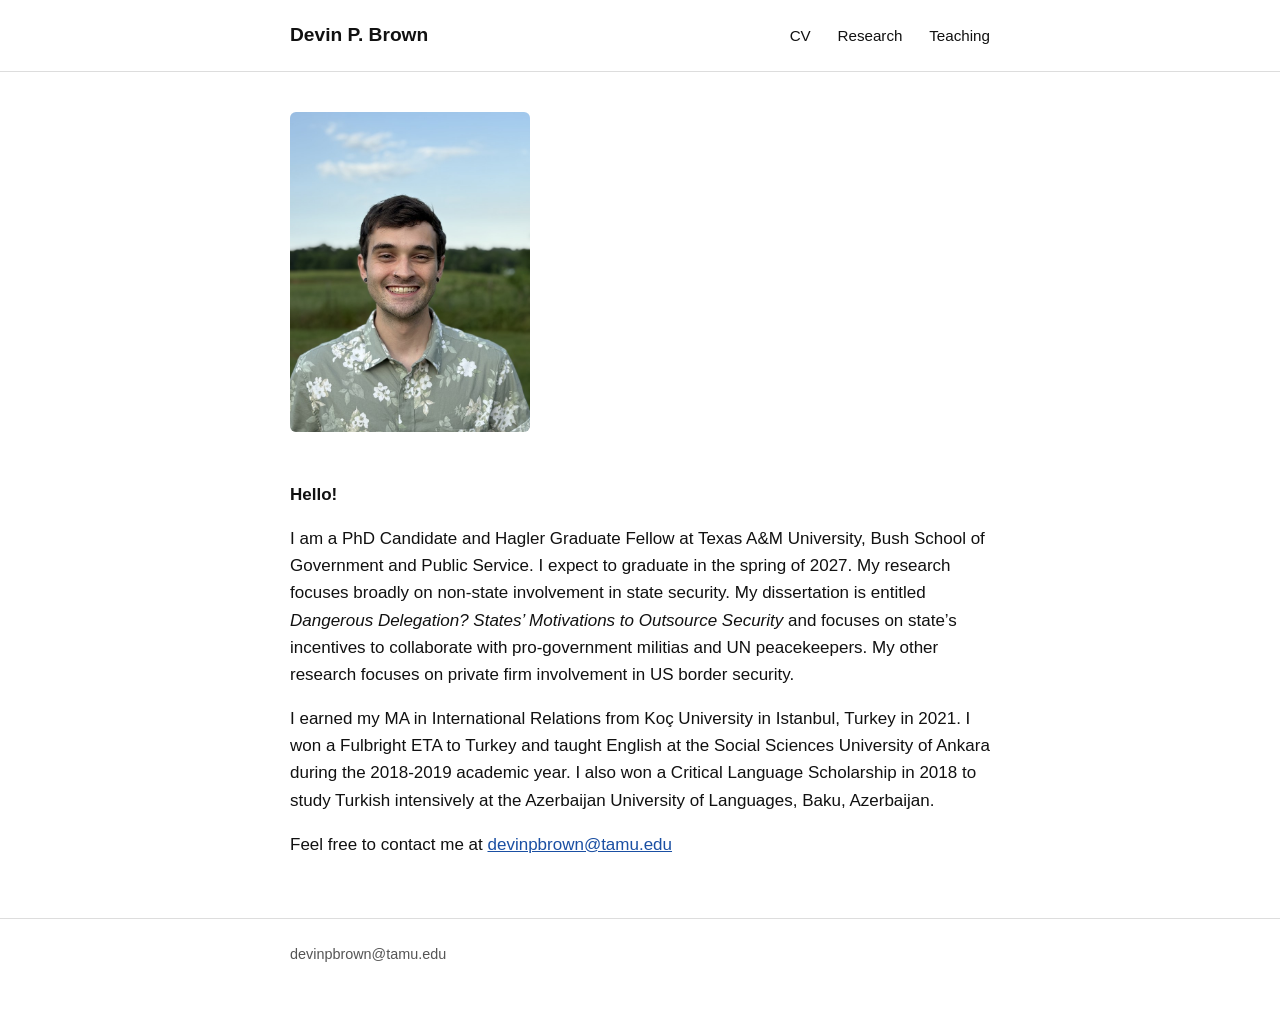
<file: index.html>
<!doctype html>
<html lang="en">
<head>
<meta charset="utf-8">
<meta name="viewport" content="width=device-width, initial-scale=1">
<title>Home | Devin P. Brown</title>

<!-- This line loads the shared stylesheet used by every page.
     To change fonts, colors, or spacing site-wide, edit
     assets/css/style.css instead of this file. -->
<link rel="stylesheet" href="assets/css/style.css">
</head>
<body>

<!-- =====================================================================
     TOP NAVIGATION — identical block copy-pasted at the top of every page.
     To add/remove/rename a page, edit this block on ALL FOUR html files
     (index.html, research.html, teaching.html, cv.html).
     ===================================================================== -->
<header class="site-header">
  <div class="container">
    <a class="site-name" href="index.html">Devin P. Brown</a>
    <nav class="site-nav">
      <a href="cv.html">CV</a>
      <a href="research.html">Research</a>
      <a href="teaching.html">Teaching</a>
    </nav>
  </div>
</header>

<div class="container">

  <!-- =====================================================================
       PHOTO — swap the file in assets/img/ (or change the filename below)
       to use a different headshot.
       ===================================================================== -->
  <img class="home-photo" src="assets/img/headshot.jpg" alt="Devin P. Brown">

  <!-- =====================================================================
       BIO TEXT — edit freely below. Each <p>...</p> is one paragraph.
       ===================================================================== -->
  <p><strong>Hello!</strong></p>

  <p>
    I am a PhD Candidate and Hagler Graduate Fellow at Texas A&amp;M University,
    Bush School of Government and Public Service. I expect to graduate in the
    spring of 2027. My research focuses broadly on non-state involvement in
    state security. My dissertation is entitled <em>Dangerous Delegation?
    States&rsquo; Motivations to Outsource Security</em> and focuses on
    state&rsquo;s incentives to collaborate with pro-government militias and UN
    peacekeepers. My other research focuses on private firm involvement in US
    border security.
  </p>

  <p>
    I earned my MA in International Relations from Ko&ccedil;  University in
    Istanbul, Turkey in 2021. I won a Fulbright ETA to Turkey and taught
    English at the Social Sciences University of Ankara during the 2018-2019
    academic year. I also won a Critical Language Scholarship in 2018 to study
    Turkish intensively at the Azerbaijan University of Languages, Baku,
    Azerbaijan.
  </p>

  <p>
    Feel free to contact me at
    <a href="mailto:devinpbrown@tamu.edu">devinpbrown@tamu.edu</a>
  </p>
  <!-- ===================================================================== -->

</div>

<!-- =====================================================================
     FOOTER — identical on every page. Edit the email/year here to change
     it site-wide.
     ===================================================================== -->
<footer>
  <div class="container">
    devinpbrown@tamu.edu
  </div>
</footer>

</body>
</html>
</file>
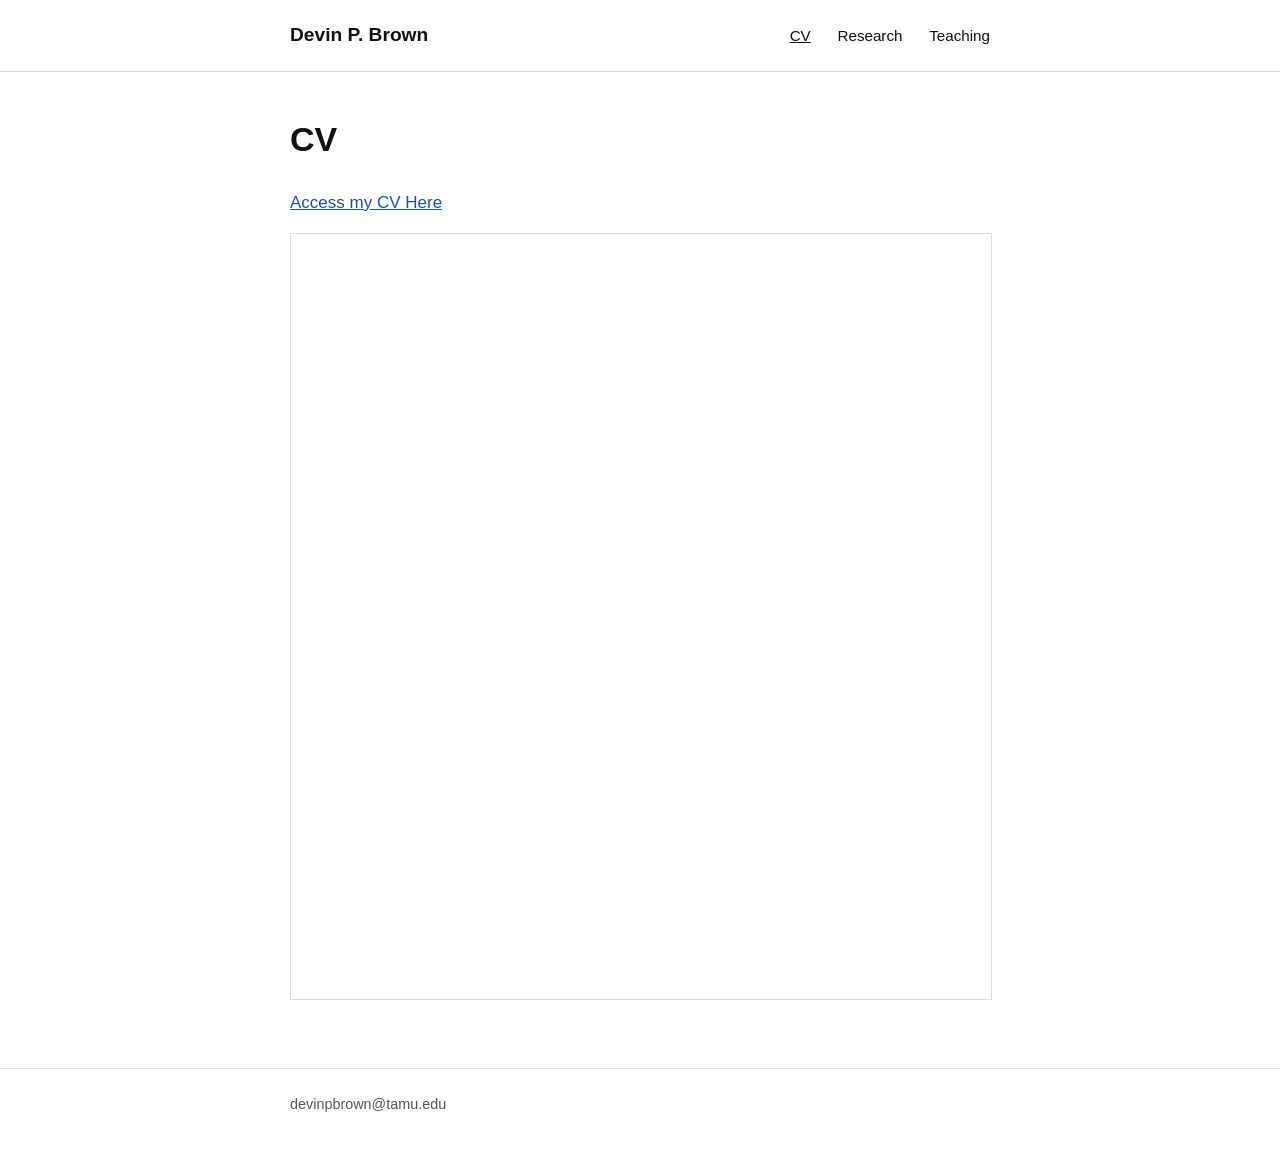
<file: cv.html>
<!doctype html>
<html lang="en">
<head>
<meta charset="utf-8">
<meta name="viewport" content="width=device-width, initial-scale=1">
<title>CV | Devin P. Brown</title>
<link rel="stylesheet" href="assets/css/style.css">
</head>
<body>

<!-- TOP NAVIGATION — see index.html for notes on editing this block. -->
<header class="site-header">
  <div class="container">
    <a class="site-name" href="index.html">Devin P. Brown</a>
    <nav class="site-nav">
      <a href="cv.html" class="current">CV</a>
      <a href="research.html">Research</a>
      <a href="teaching.html">Teaching</a>
    </nav>
  </div>
</header>

<div class="container">

  <h1>CV</h1>

  <!-- To update your CV: replace assets/pdf/DPB_CV.pdf with your new file
       (keep the same filename), or change the filename in both href=
       attributes below to point at a new file. -->
  <p><a href="assets/pdf/DPB_CV.pdf" target="_blank" rel="noopener">Access my CV Here</a></p>

  <!-- Optional: shows the PDF directly on the page instead of making
       visitors download it. Delete this <iframe> line if you'd rather
       keep the page to just the link above. -->
  <iframe class="pdf-embed" src="assets/pdf/DPB_CV.pdf" title="Devin P. Brown CV"></iframe>

</div>

<footer>
  <div class="container">
    devinpbrown@tamu.edu
  </div>
</footer>

</body>
</html>
</file>
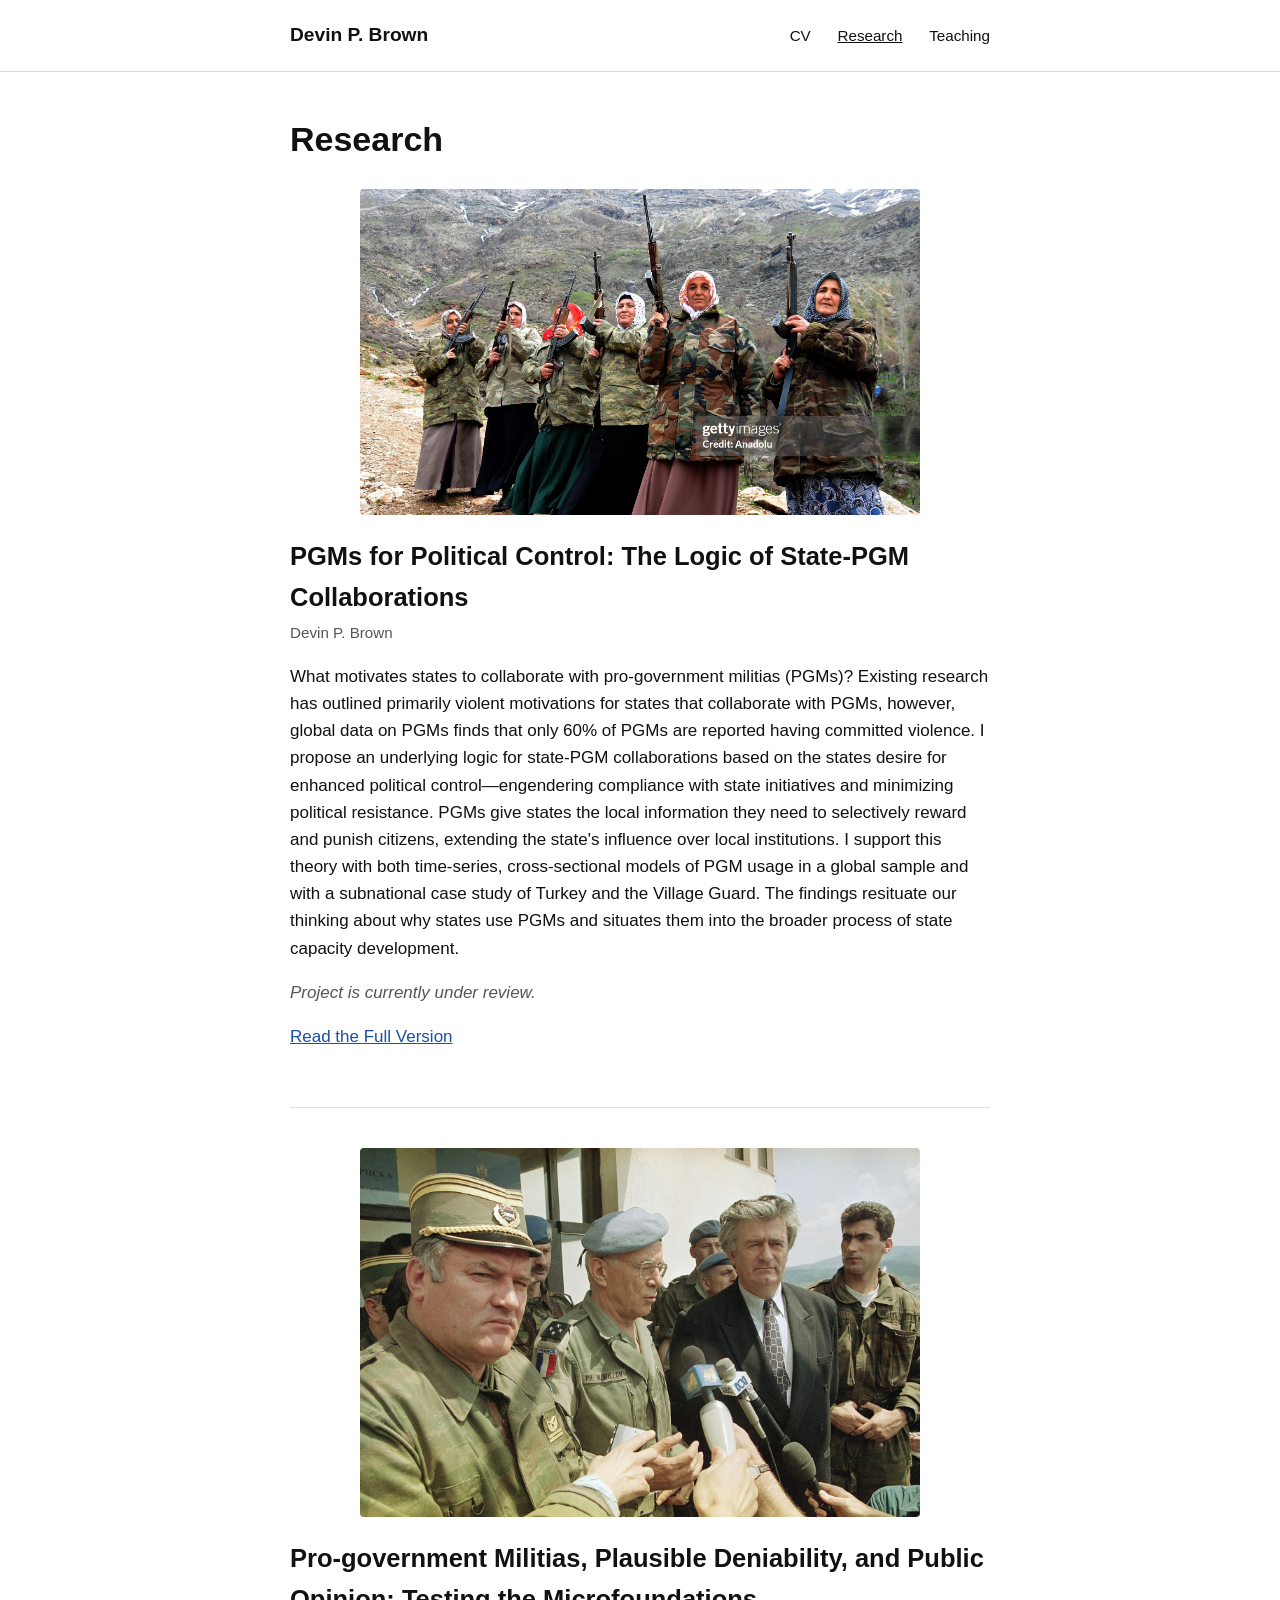
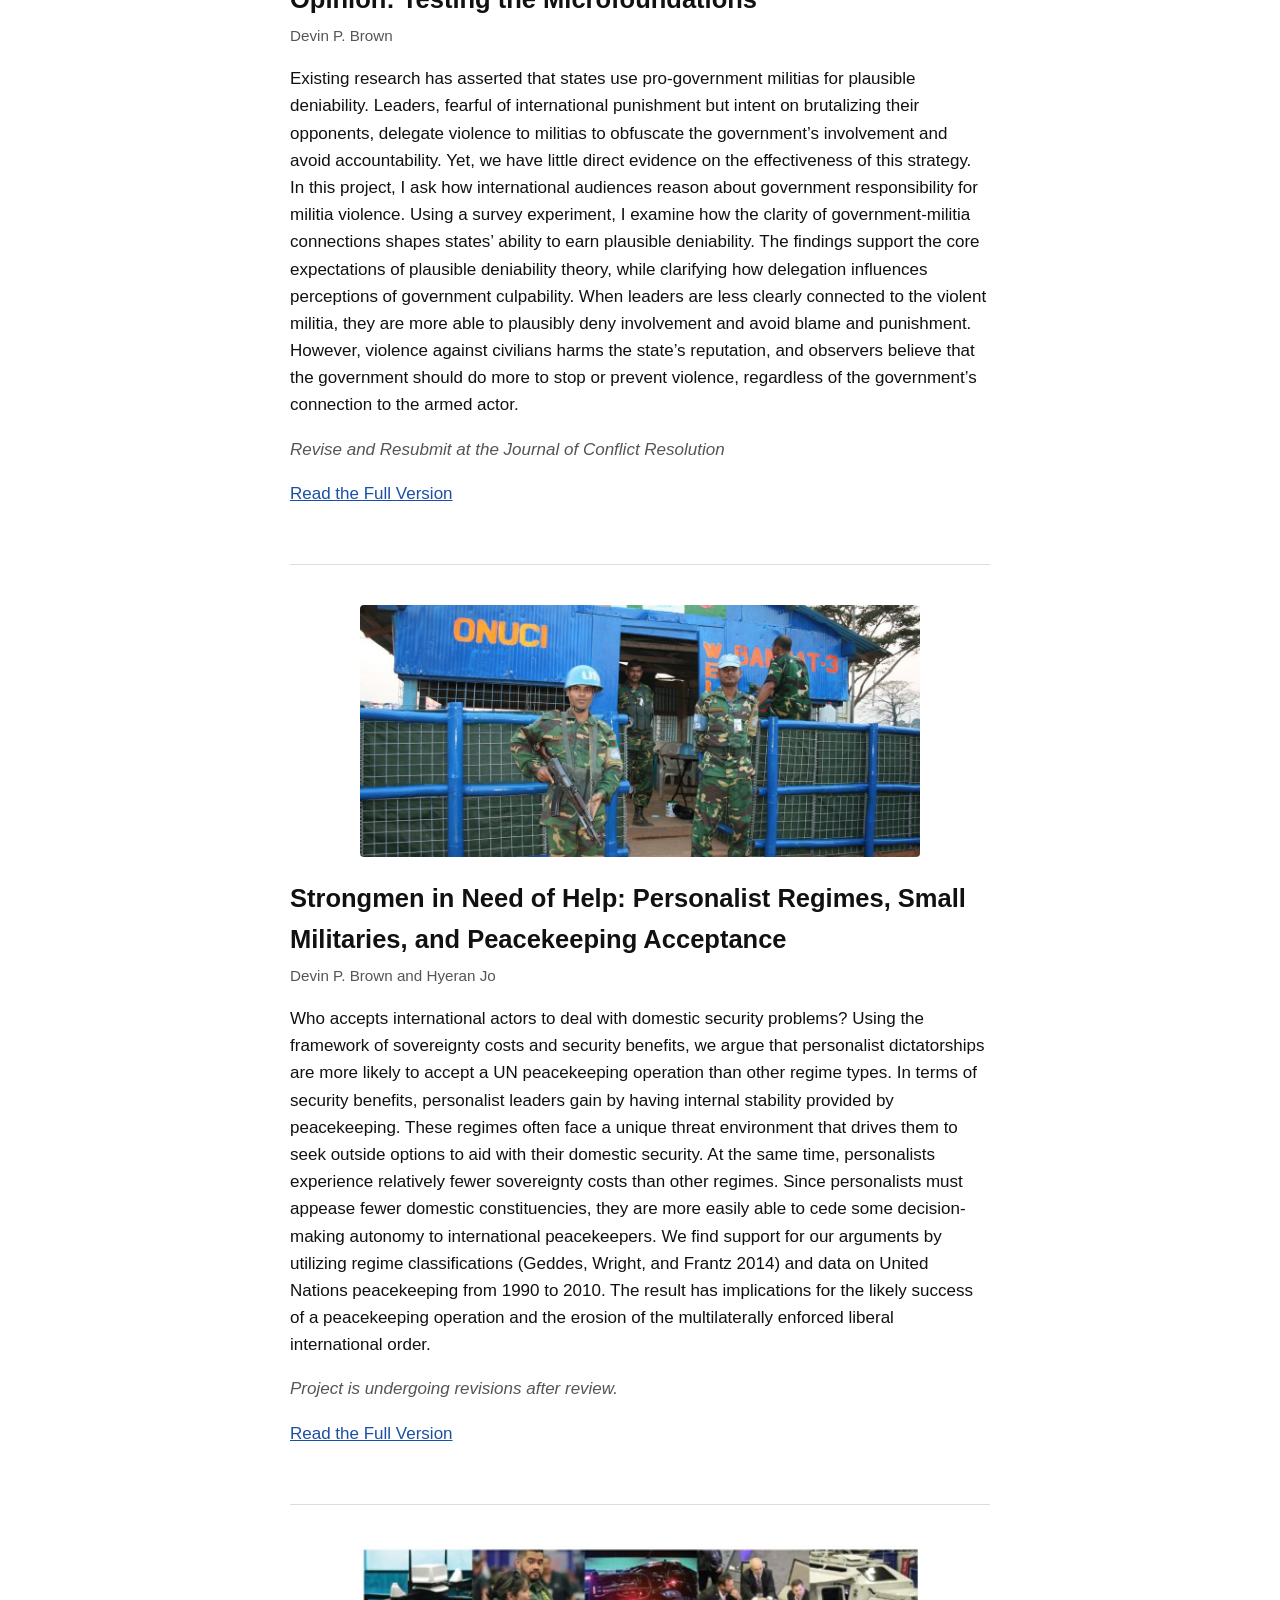
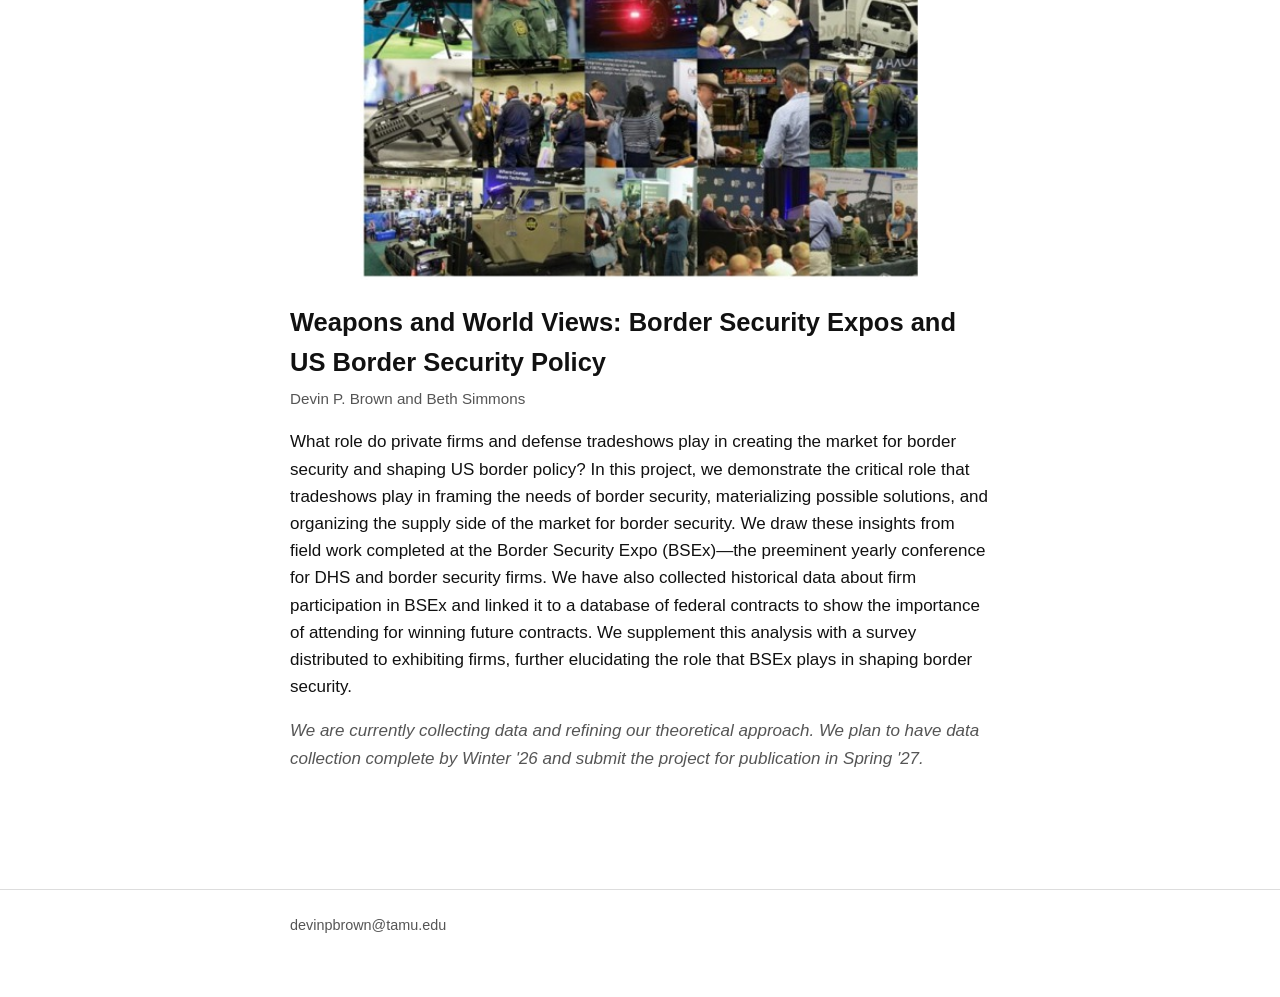
<file: research.html>
<!doctype html>
<html lang="en">
<head>
<meta charset="utf-8">
<meta name="viewport" content="width=device-width, initial-scale=1">
<title>Research | Devin P. Brown</title>
<link rel="stylesheet" href="assets/css/style.css">
</head>
<body>

<!-- TOP NAVIGATION — see index.html for notes on editing this block. -->
<header class="site-header">
  <div class="container">
    <a class="site-name" href="index.html">Devin P. Brown</a>
    <nav class="site-nav">
      <a href="cv.html">CV</a>
      <a href="research.html" class="current">Research</a>
      <a href="teaching.html">Teaching</a>
    </nav>
  </div>
</header>

<div class="container">

  <h1>Research</h1>

  <!-- =====================================================================
       Each project is one <div class="project"> block: a photo, a title,
       an author line, the description paragraph(s), a status line, and
       (optionally) a "Read the Full Version" link to the PDF.

       To make a photo BIGGER: it already fills the full column width.
       To swap a photo: change the src="assets/img/....jpg" path, or drop
       a new file into assets/img/ and point src at it.
       To change which PDF a "Read the Full Version" link opens: change
       the href="assets/pdf/....pdf" path, or drop a new PDF into
       assets/pdf/ and point href at it.
       ===================================================================== -->

  <!-- ---------------- Project 1 ---------------- -->
  <div class="project">
    <img class="project-photo" src="assets/img/village-guard-turkey.jpg" alt="">

    <h2>PGMs for Political Control: The Logic of State-PGM Collaborations</h2>
    <div class="byline">Devin P. Brown</div>

    <p>
      What motivates states to collaborate with pro-government militias (PGMs)?
      Existing research has outlined primarily violent motivations for states
      that collaborate with PGMs, however, global data on PGMs finds that only
      60% of PGMs are reported having committed violence. I propose an
      underlying logic for state-PGM collaborations based on the states desire
      for enhanced political control&mdash;engendering compliance with state
      initiatives and minimizing political resistance. PGMs give states the
      local information they need to selectively reward and punish citizens,
      extending the state's influence over local institutions. I support this
      theory with both time-series, cross-sectional models of PGM usage in a
      global sample and with a subnational case study of Turkey and the
      Village Guard. The findings resituate our thinking about why states use
      PGMs and situates them into the broader process of state capacity
      development.
    </p>

    <p class="status">Project is currently under review.</p>

    <p><a href="assets/pdf/pgms-political-control.pdf" target="_blank" rel="noopener">Read the Full Version</a></p>
  </div>

  <!-- ---------------- Project 2 ---------------- -->
  <div class="project">
    <img class="project-photo" src="assets/img/mladic-deniability.jpg" alt="">

    <h2>Pro-government Militias, Plausible Deniability, and Public Opinion: Testing the Microfoundations</h2>
    <div class="byline">Devin P. Brown</div>

    <p>
     Existing research has asserted that states use pro-government militias for 
     plausible deniability. Leaders, fearful of international punishment but 
     intent on brutalizing their opponents, delegate violence to militias to 
     obfuscate the government’s involvement and avoid accountability. Yet, we 
     have little direct evidence on the effectiveness of this strategy. In this 
     project, I ask how international audiences reason about government 
     responsibility for militia violence. Using a survey experiment, I examine 
     how the clarity of government-militia connections shapes states’ ability 
     to earn plausible deniability. The findings support the core expectations 
     of plausible deniability theory, while clarifying how delegation influences 
     perceptions of government culpability. When leaders are less clearly 
     connected to the violent militia, they are more able to plausibly deny 
     involvement and avoid blame and punishment. However, violence against 
     civilians harms the state’s reputation, and observers believe that the 
     government should do more to stop or prevent violence, regardless of the 
     government’s connection to the armed actor.
    </p>

    <p class="status">Revise and Resubmit at the Journal of Conflict Resolution</p>

    <p><a href="assets/pdf/plausible-deniability.pdf" target="_blank" rel="noopener">Read the Full Version</a></p>
  </div>

  <!-- ---------------- Project 3 ---------------- -->
  <div class="project">
    <img class="project-photo" src="assets/img/cote-divoire-pko.jpg" alt="">

    <h2>Strongmen in Need of Help: Personalist Regimes, Small Militaries, and Peacekeeping Acceptance</h2>
    <div class="byline">Devin P. Brown and Hyeran Jo</div>

    <p>
      Who accepts international actors to deal with domestic security
      problems? Using the framework of sovereignty costs and security
      benefits, we argue that personalist dictatorships are more likely to
      accept a UN peacekeeping operation than other regime types. In terms of
      security benefits, personalist leaders gain by having internal
      stability provided by peacekeeping. These regimes often face a unique
      threat environment that drives them to seek outside options to aid with
      their domestic security. At the same time, personalists experience
      relatively fewer sovereignty costs than other regimes. Since
      personalists must appease fewer domestic constituencies, they are more
      easily able to cede some decision-making autonomy to international
      peacekeepers. We find support for our arguments by utilizing regime
      classifications (Geddes, Wright, and Frantz 2014) and data on United
      Nations peacekeeping from 1990 to 2010. The result has implications for
      the likely success of a peacekeeping operation and the erosion of the
      multilaterally enforced liberal international order.
    </p>

    <p class="status">Project is undergoing revisions after review.</p>

    <p><a href="assets/pdf/strongmen-in-need-of-help.pdf" target="_blank" rel="noopener">Read the Full Version</a></p>
  </div>

  <!-- ---------------- Project 4 ---------------- -->
  <div class="project">
    <img class="project-photo" src="assets/img/border-security-expo.jpg" alt="">
    <!-- Note: this photo (border-security-expo.jpg) is smaller than the
         others because that's the resolution of the original file you
         provided. Replace it with a higher-resolution version if you have
         one, and it will display larger automatically. -->

    <h2>Weapons and World Views: Border Security Expos and US Border Security Policy</h2>
    <div class="byline">Devin P. Brown and Beth Simmons</div>

    <p>
      What role do private firms and defense tradeshows play in creating the
      market for border security and shaping US border policy? In this
      project, we demonstrate the critical role that tradeshows play in
      framing the needs of border security, materializing possible
      solutions, and organizing the supply side of the market for border
      security. We draw these insights from field work completed at the
      Border Security Expo (BSEx)&mdash;the preeminent yearly conference for
      DHS and border security firms. We have also collected historical data
      about firm participation in BSEx and linked it to a database of federal
      contracts to show the importance of attending for winning future
      contracts. We supplement this analysis with a survey distributed to
      exhibiting firms, further elucidating the role that BSEx plays in
      shaping border security.
    </p>

    <p class="status">
      We are currently collecting data and refining our theoretical approach.
      We plan to have data collection complete by Winter '26 and submit the
      project for publication in Spring '27.
    </p>
  </div>

</div>

<footer>
  <div class="container">
    devinpbrown@tamu.edu
  </div>
</footer>

</body>
</html>
</file>
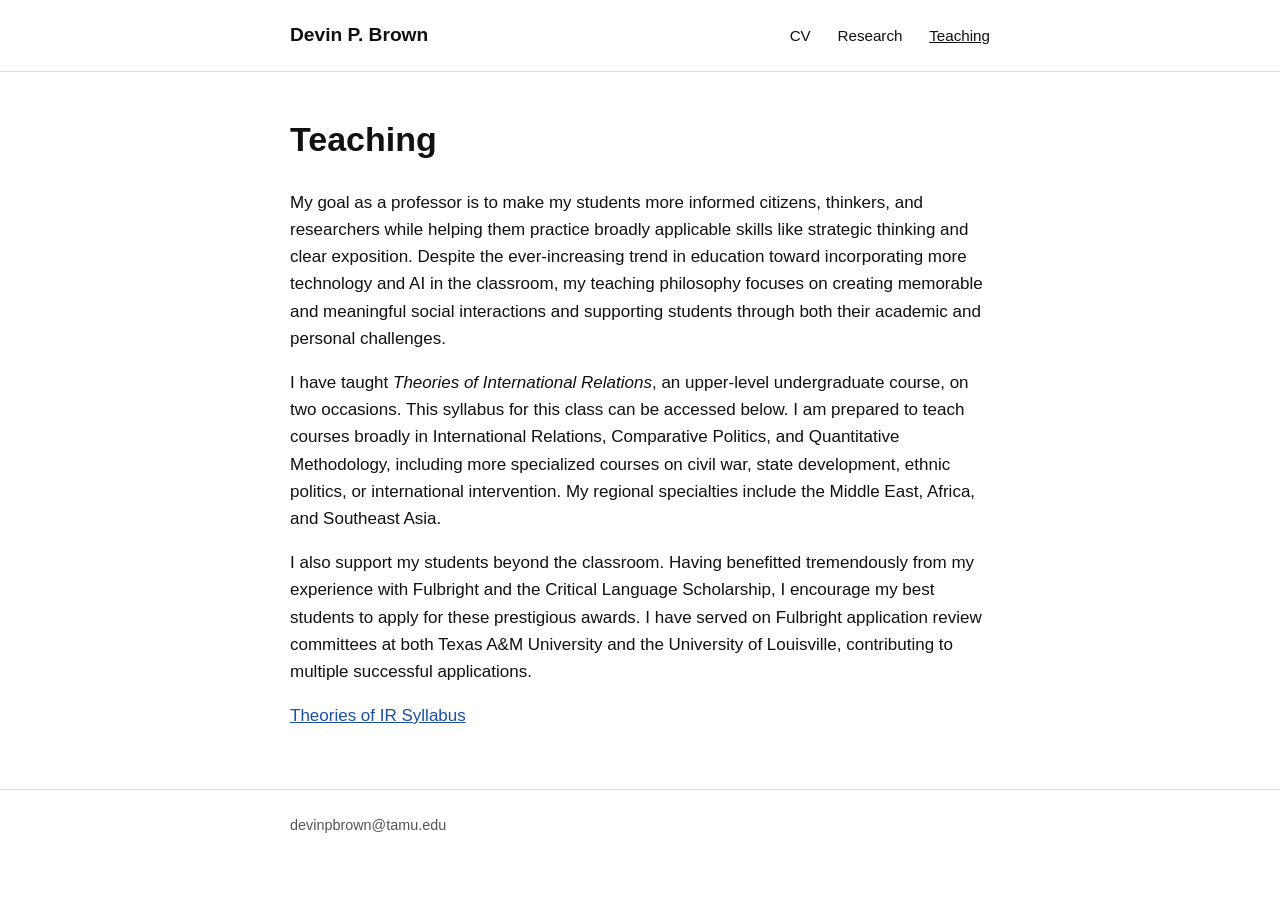
<file: teaching.html>
<!doctype html>
<html lang="en">
<head>
<meta charset="utf-8">
<meta name="viewport" content="width=device-width, initial-scale=1">
<title>Teaching | Devin P. Brown</title>
<link rel="stylesheet" href="assets/css/style.css">
</head>
<body>

<!-- TOP NAVIGATION — see index.html for notes on editing this block. -->
<header class="site-header">
  <div class="container">
    <a class="site-name" href="index.html">Devin P. Brown</a>
    <nav class="site-nav">
      <a href="cv.html">CV</a>
      <a href="research.html">Research</a>
      <a href="teaching.html" class="current">Teaching</a>
    </nav>
  </div>
</header>

<div class="container">

  <h1>Teaching</h1>

  <!-- =====================================================================
       TEACHING TEXT — edit freely below. Each <p>...</p> is one paragraph.
       ===================================================================== -->
  <p>
    My goal as a professor is to make my students more informed citizens,
    thinkers, and researchers while helping them practice broadly applicable
    skills like strategic thinking and clear exposition. Despite the
    ever-increasing trend in education toward incorporating more technology
    and AI in the classroom, my teaching philosophy focuses on creating
    memorable and meaningful social interactions and supporting students
    through both their academic and personal challenges.
  </p>

  <p>
    I have taught <em>Theories of International Relations</em>, an
    upper-level undergraduate course, on two occasions. This syllabus for
    this class can be accessed below. I am prepared to teach courses broadly
    in International Relations, Comparative Politics, and Quantitative
    Methodology, including more specialized courses on civil war, state
    development, ethnic politics, or international intervention. My regional
    specialties include the Middle East, Africa, and Southeast Asia.
  </p>

  <p>
    I also support my students beyond the classroom. Having benefitted
    tremendously from my experience with Fulbright and the Critical Language
    Scholarship, I encourage my best students to apply for these prestigious
    awards. I have served on Fulbright application review committees at both
    Texas A&amp;M University and the University of Louisville, contributing
    to multiple successful applications.
  </p>

  <!-- Syllabus download link. Your original file was a .docx; I converted
       it to a PDF (assets/pdf/pols318-syllabus.pdf) so it opens directly in
       the browser. Point this href at a different file to swap it out. -->
  <p><a href="assets/pdf/pols318-syllabus.pdf" target="_blank" rel="noopener">Theories of IR Syllabus</a></p>
  <!-- ===================================================================== -->

</div>

<footer>
  <div class="container">
    devinpbrown@tamu.edu
  </div>
</footer>

</body>
</html>
</file>
<file: assets/css/style.css>
/* =====================================================================
   STYLE.CSS — shared styles for every page.
   This is the ONLY stylesheet. Edit a value here and it updates the
   whole site. Sections are labeled below.
   ===================================================================== */

/* ---- 1. Basic page setup ---- */
body {
  background: #ffffff;      /* page background color */
  color: #111111;           /* main text color */
  font-family: -apple-system, "Segoe UI", Arial, Helvetica, sans-serif;
  font-size: 17px;
  line-height: 1.6;
  margin: 0;
}

/* Center everything in a readable column.
   Change max-width below to make pages wider/narrower. */
.container {
  max-width: 700px;
  margin: 0 auto;
  padding: 0 20px;
}

a {
  color: #1a4fa3;   /* link color */
}
a:hover {
  text-decoration: none;
}

hr {
  border: none;
  border-top: 1px solid #dddddd;
  margin: 40px 0;
}

/* ---- 2. Top navigation bar (same on every page) ---- */
header.site-header {
  border-bottom: 1px solid #dddddd;
  padding: 20px 0;
  margin-bottom: 40px;
}

header.site-header .container {
  display: flex;
  justify-content: space-between;
  align-items: center;
  flex-wrap: wrap;
  gap: 10px;
}

.site-name {
  font-size: 1.2rem;
  font-weight: bold;
  color: #111111;
  text-decoration: none;
}

nav.site-nav a {
  margin-left: 22px;
  color: #111111;
  text-decoration: none;
  font-size: 0.95rem;
}
nav.site-nav a:first-child {
  margin-left: 0;
}
nav.site-nav a:hover,
nav.site-nav a.current {
  text-decoration: underline;
}

/* ---- 3. Home page ---- */
.home-photo {
  width: 240px;
  max-width: 60%;
  border-radius: 6px;
  margin-bottom: 24px;
}

/* ---- 4. Research page: one block per project ---- */
.project {
  padding: 40px 0;
  border-bottom: 1px solid #dddddd;
}
.project:first-of-type {
  padding-top: 0;
}
.project:last-of-type {
  border-bottom: none;
}

/* Photos are shown large (full column width). To make a specific photo
   smaller, add a "small" attribute: <img class="project-photo small" ...> */
.project-photo {
  width: 80%;
  height: auto;
  border-radius: 4px;
  margin-bottom: 18px;
  display: block;
  margin-left: auto;
  margin-right: auto;
}
.project-photo.small {
  max-width: 400px;
}

.project h2 {
  margin-bottom: 4px;
}

.project .byline {
  color: #555555;
  font-size: 0.95rem;
  margin-bottom: 14px;
}

.project .status {
  font-style: italic;
  color: #555555;
}

/* ---- 5. Footer ---- */
footer {
  border-top: 1px solid #dddddd;
  margin-top: 60px;
  padding: 24px 0 60px;
  color: #555555;
  font-size: 0.9rem;
}

/* ---- 6. CV page PDF embed ---- */
.pdf-embed {
  width: 100%;
  height: 85vh;
  border: 1px solid #dddddd;
}
</file>
